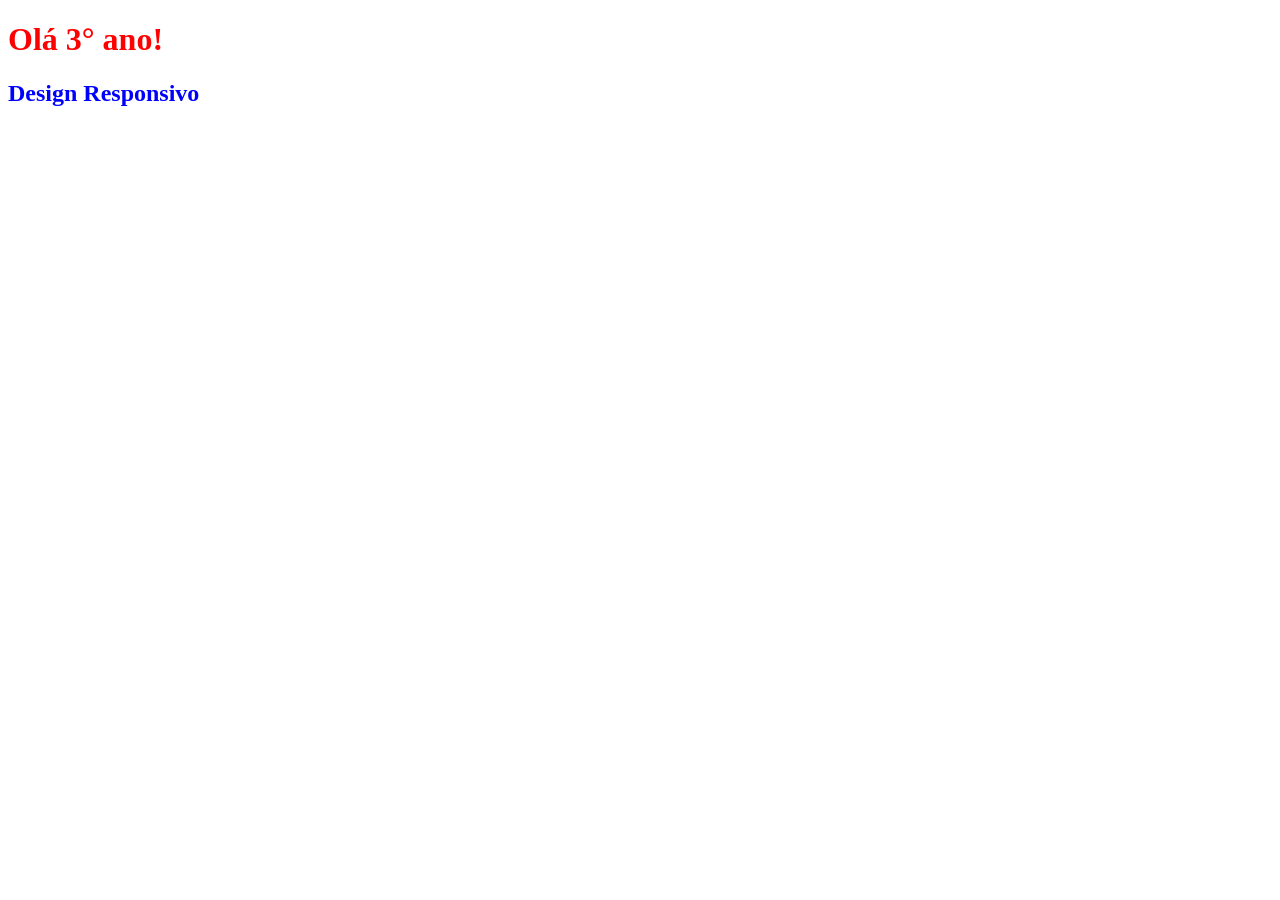
<file: MediaQuery/index.html>
<!DOCTYPE html>
<html lang="en">
<head>
    <meta charset="UTF-8">
    <meta name="viewport" content="width=device-width, initial-scale=1.0">
    <title>Document</title>
    <link rel="stylesheet" href="style.css"/>
</head>
<body>
    <h1>Olá 3° ano!</h1>
    <h2>Design Responsivo</h2>
</body>
</html>
</file>
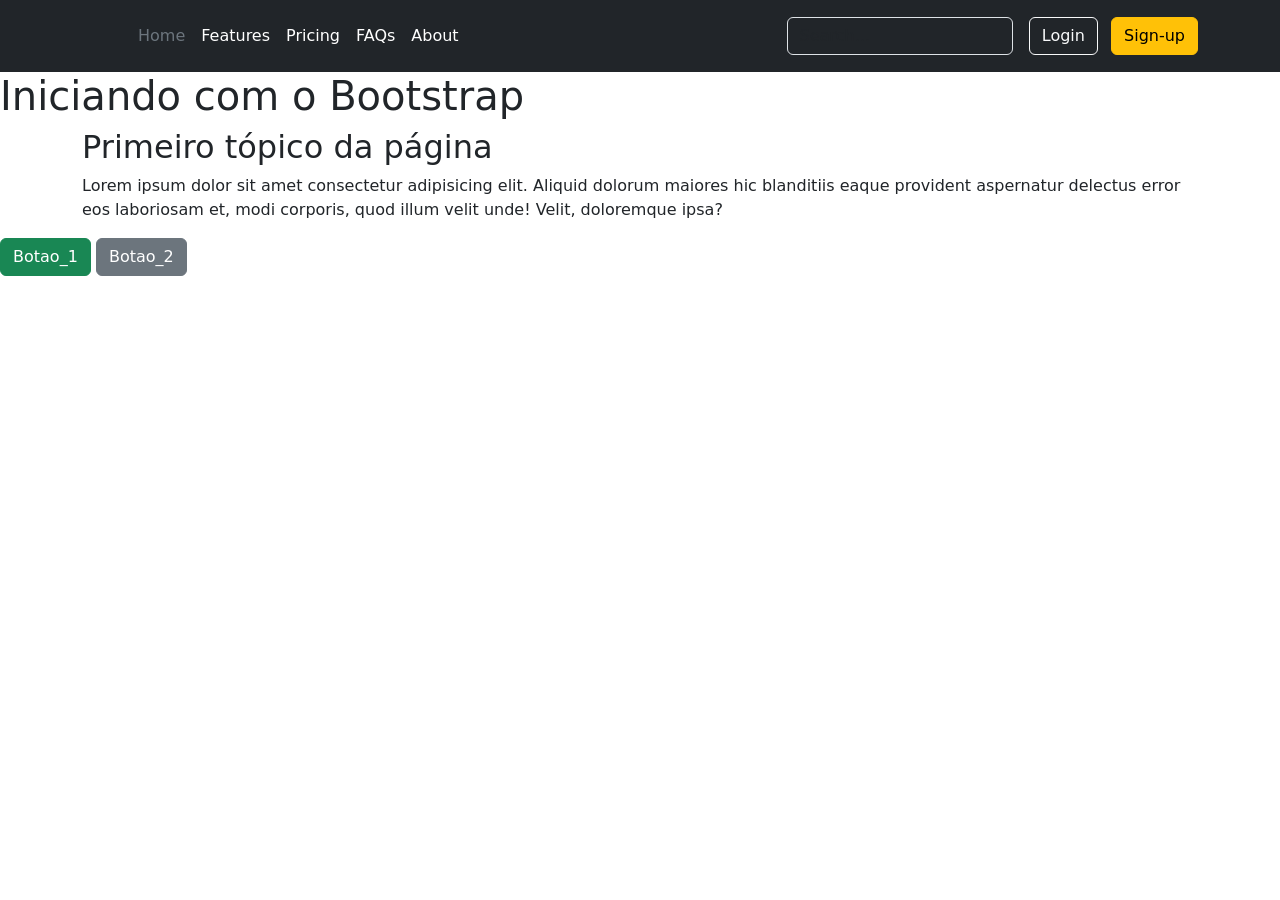
<file: Frameworks/Booststrap/index.html>
<!DOCTYPE html>
<html lang="en">
<head>
    <meta charset="UTF-8">
    <meta name="viewport" content="width=device-width, initial-scale=1.0">
    <link rel="stylesheet" href="https://cdn.jsdelivr.net/npm/bootstrap@5.3.8/dist/css/bootstrap.min.css"/>
    <title>Bootstrap</title>
</head>
<body>
      <div class="b-example-divider"></div>
      <header class="p-3 text-bg-dark">
        <div class="container">
          <div
            class="d-flex flex-wrap align-items-center justify-content-center justify-content-lg-start"
          >
            <a
              href="/"
              class="d-flex align-items-center mb-2 mb-lg-0 text-white text-decoration-none"
            >
              <svg
                class="bi me-2"
                width="40"
                height="32"
                role="img"
                aria-label="Bootstrap"
              >
                <use xlink:href="#bootstrap"></use>
              </svg>
            </a>
            <ul
              class="nav col-12 col-lg-auto me-lg-auto mb-2 justify-content-center mb-md-0"
            >
              <li><a href="#" class="nav-link px-2 text-secondary">Home</a></li>
              <li><a href="#" class="nav-link px-2 text-white">Features</a></li>
              <li><a href="#" class="nav-link px-2 text-white">Pricing</a></li>
              <li><a href="#" class="nav-link px-2 text-white">FAQs</a></li>
              <li><a href="#" class="nav-link px-2 text-white">About</a></li>
            </ul>
            <form class="col-12 col-lg-auto mb-3 mb-lg-0 me-lg-3" role="search">
              <input
                type="search"
                class="form-control form-control-dark text-bg-dark"
                placeholder="Search..."
                aria-label="Search"
              />
            </form>
            <div class="text-end">
              <button type="button" class="btn btn-outline-light me-2">
                Login
              </button>
              <button type="button" class="btn btn-warning">Sign-up</button>
            </div>
          </div>
        </div>
      </header>

    <h1>Iniciando com o Bootstrap</h1>

    <div class="container"> 
        <h2>Primeiro tópico da página</h2>
        <p>Lorem ipsum dolor sit amet consectetur adipisicing elit. Aliquid dolorum maiores hic blanditiis eaque provident aspernatur delectus error eos laboriosam et, modi corporis, quod illum velit unde! Velit, doloremque ipsa?</p> 
    </div>

         <button type="button" class="btn btn-success">Botao_1</button>
    <button type="button" class="btn btn-secondary">Botao_2</button>
    <script src="https://cdn.jsdelivr.net/npm/bootstrap@5.3.8/dist/js/bootstrap.bundle.min.js"></script>
</body>
</html>
</file>
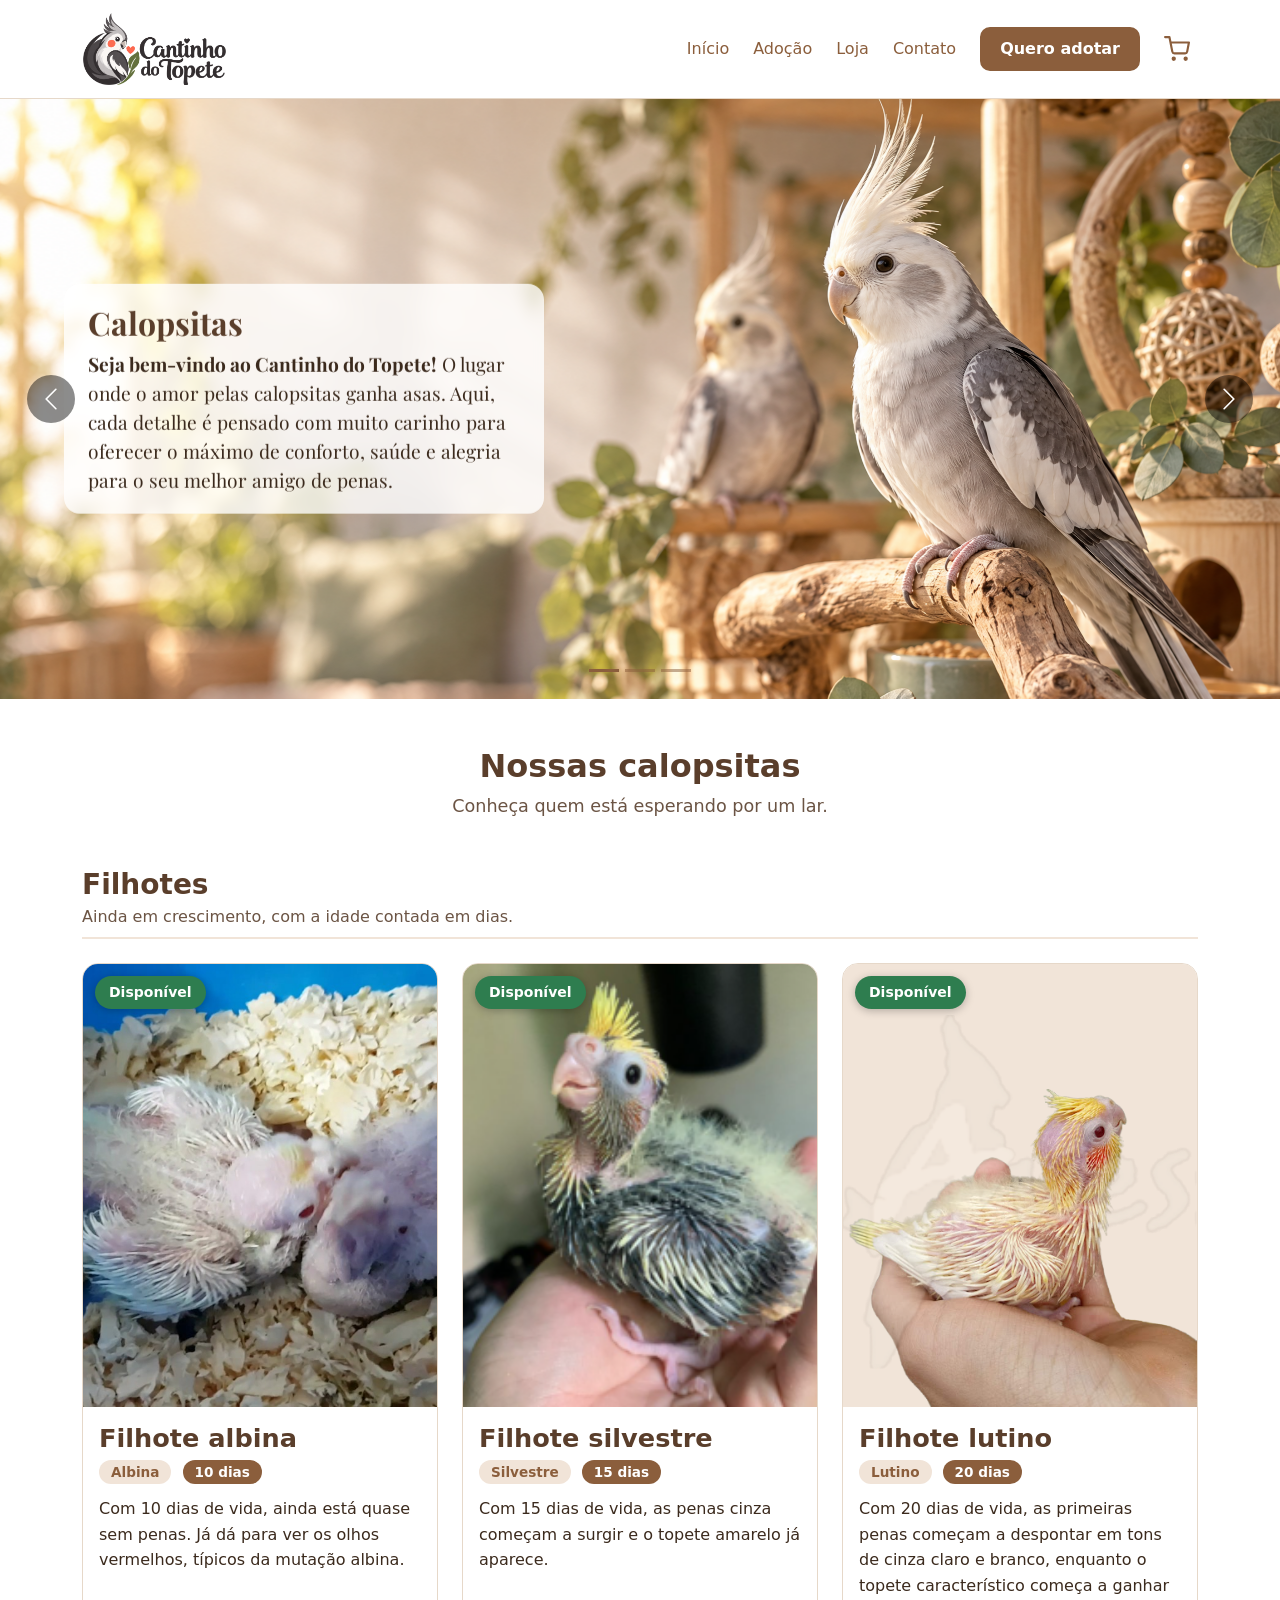
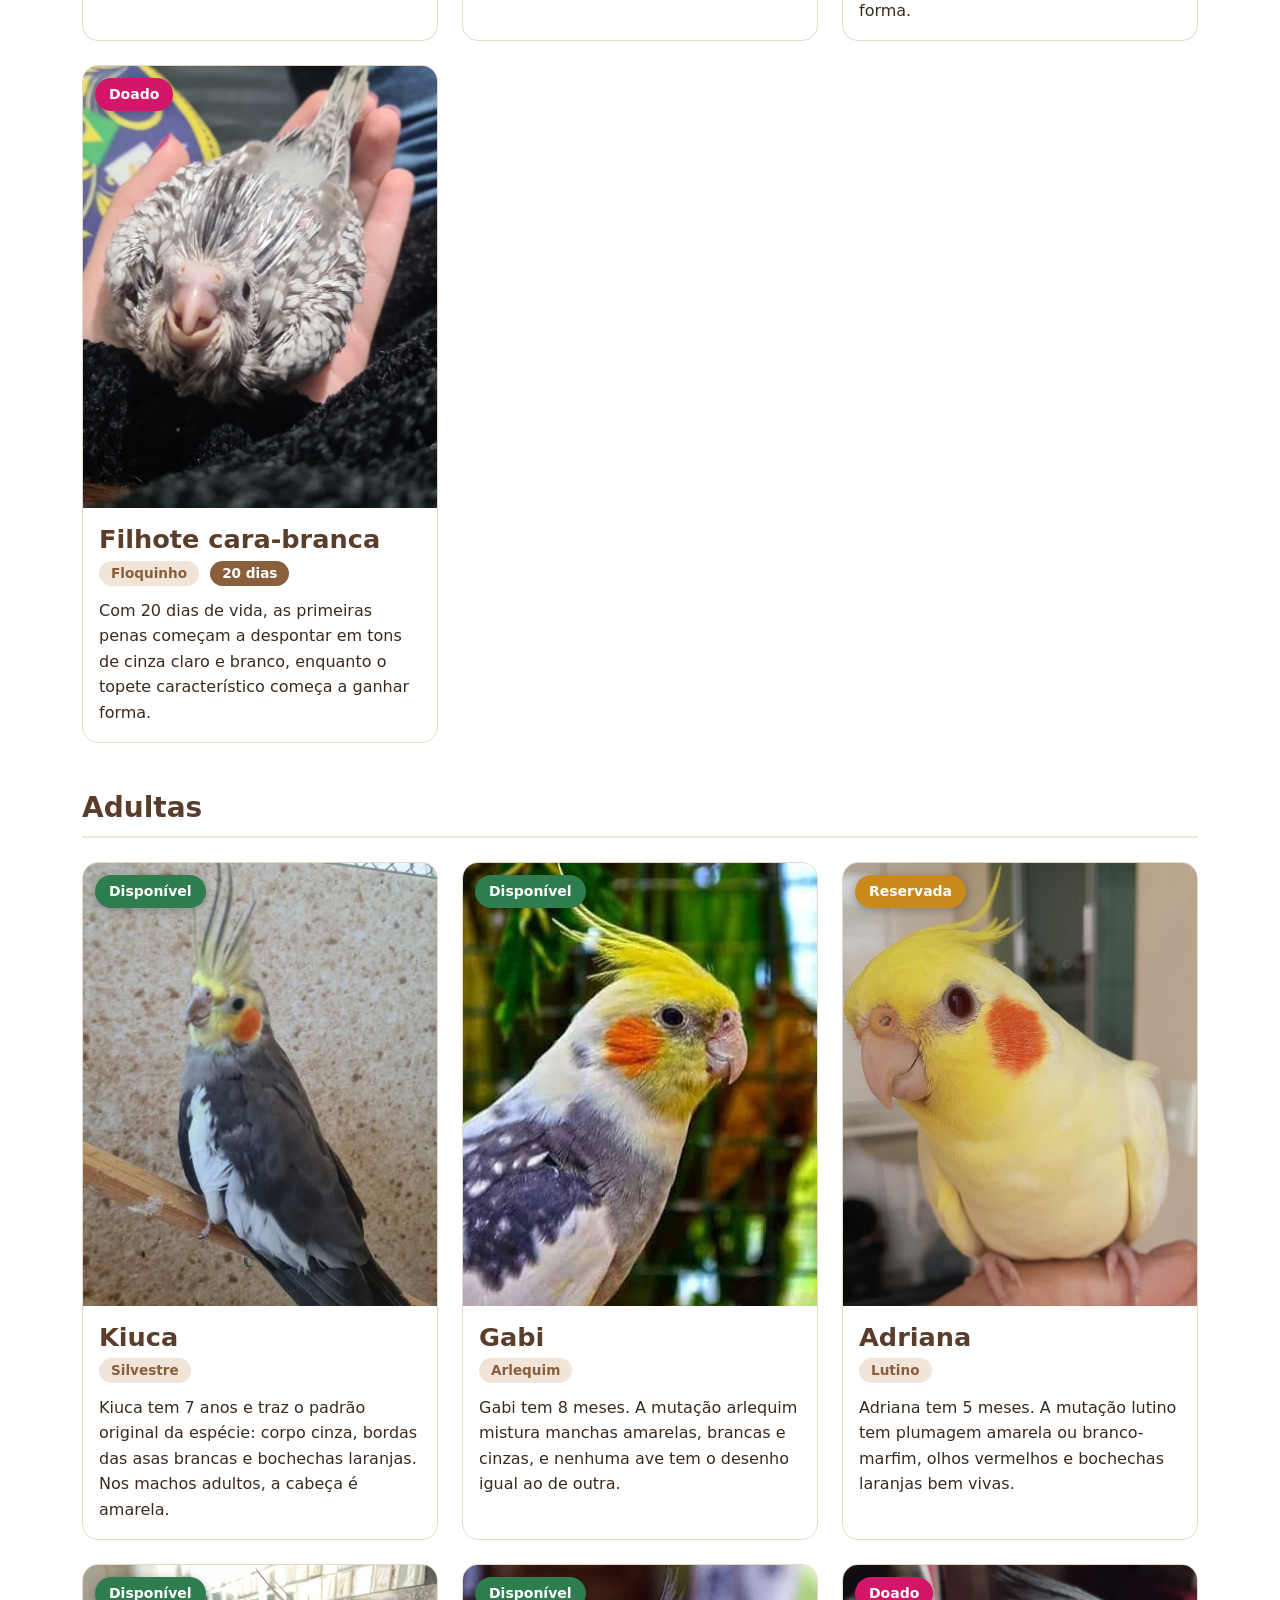
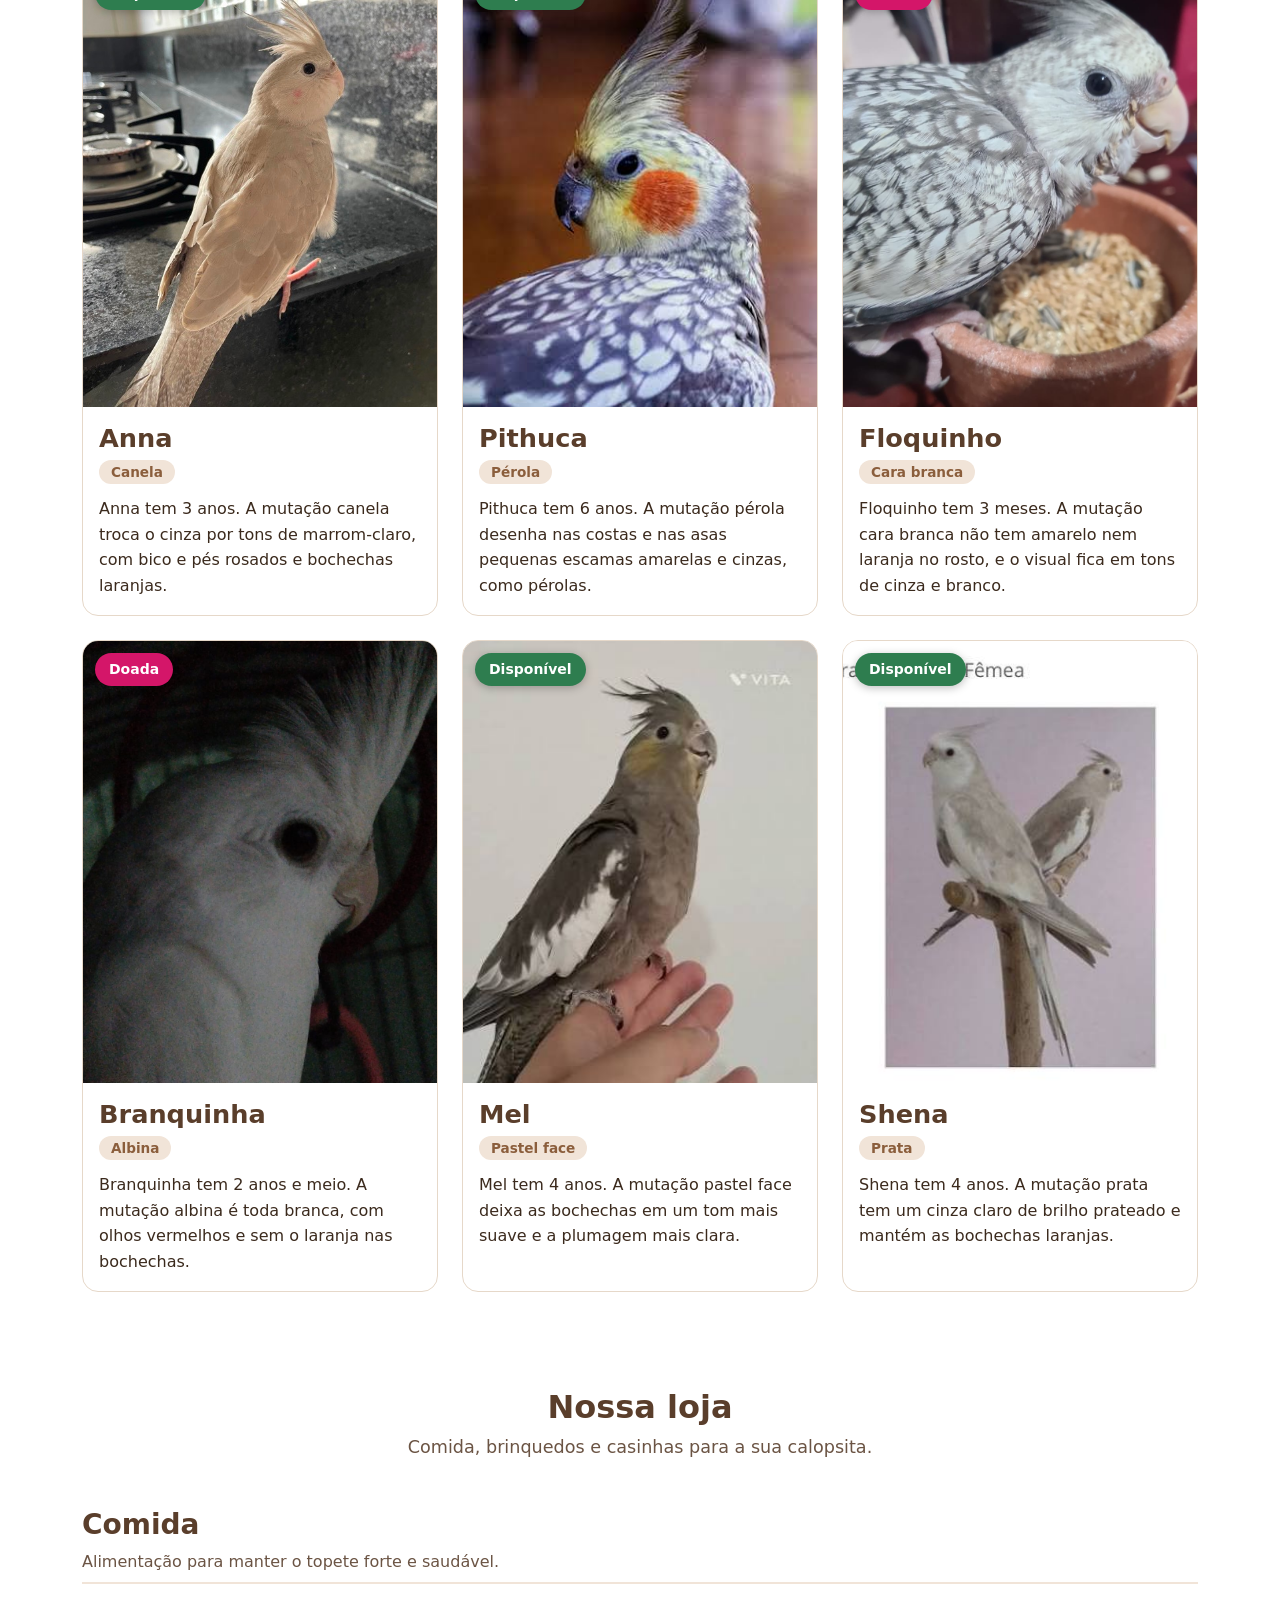
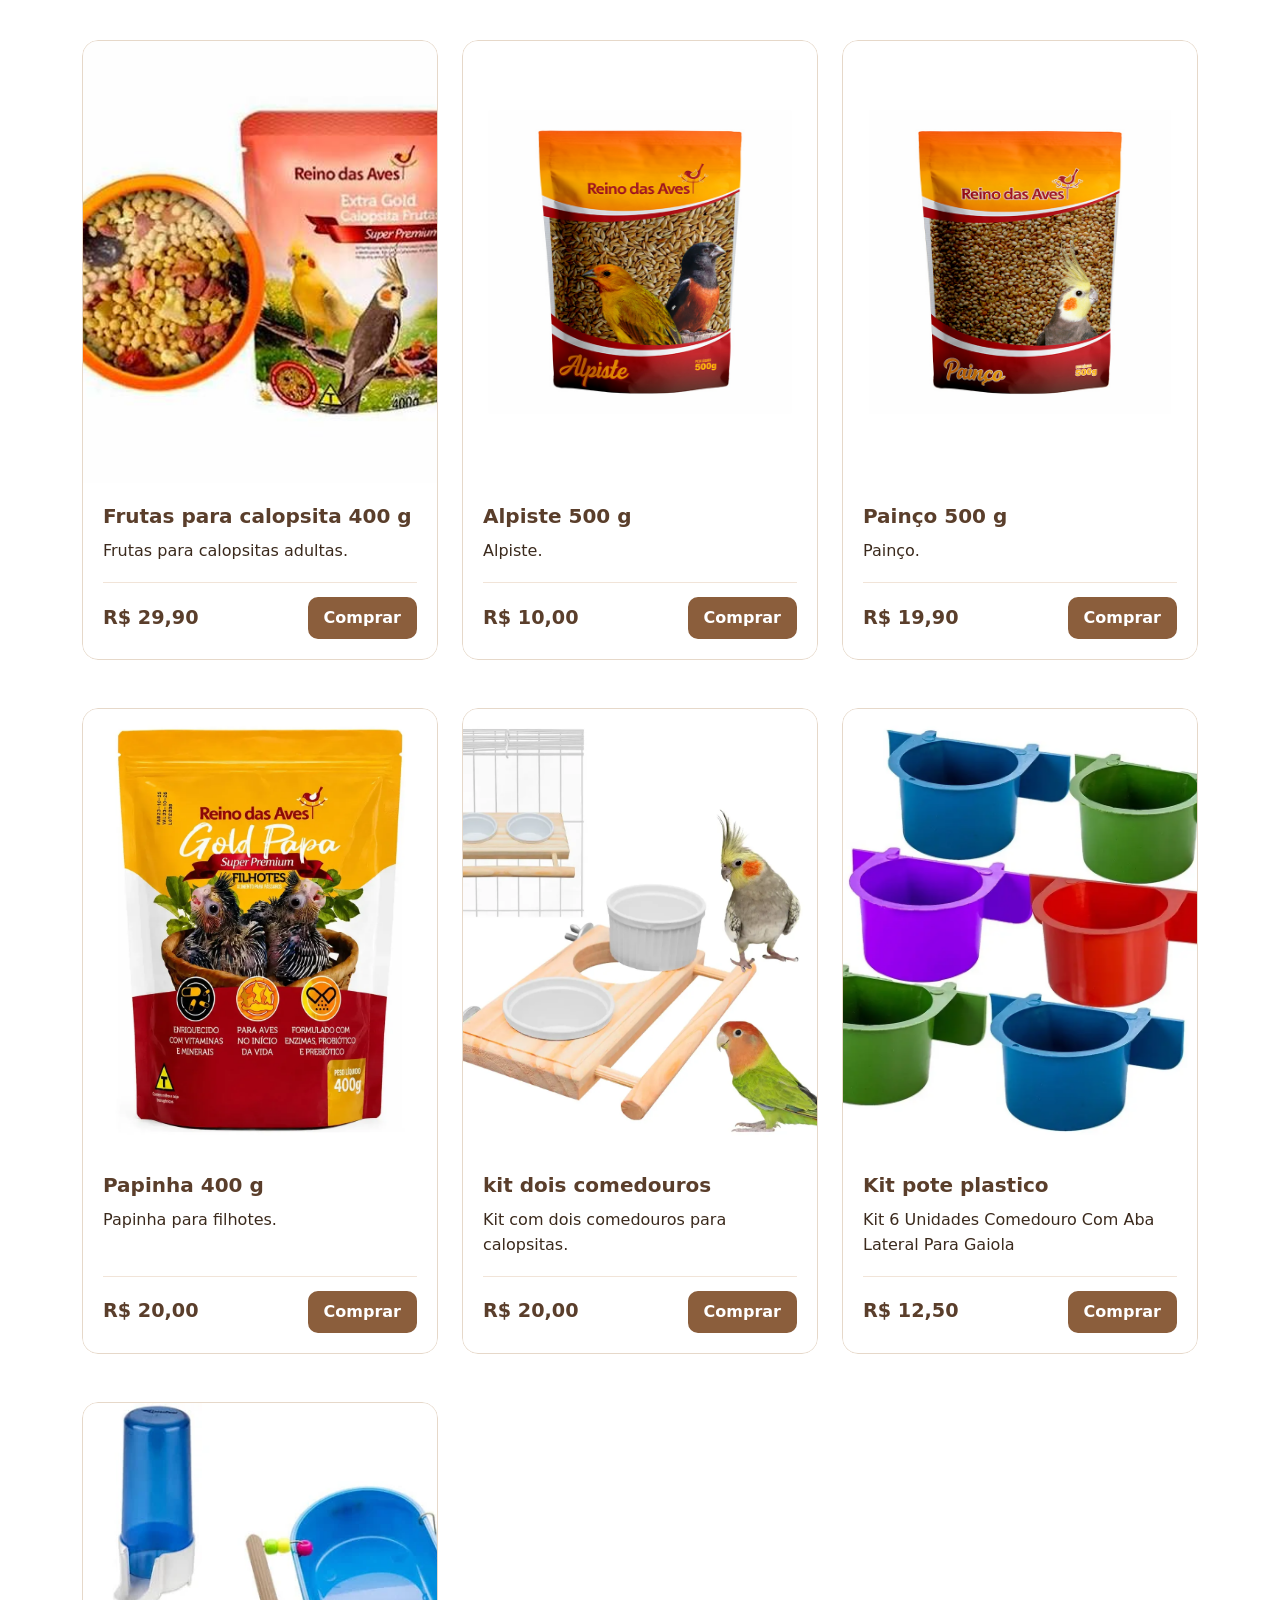
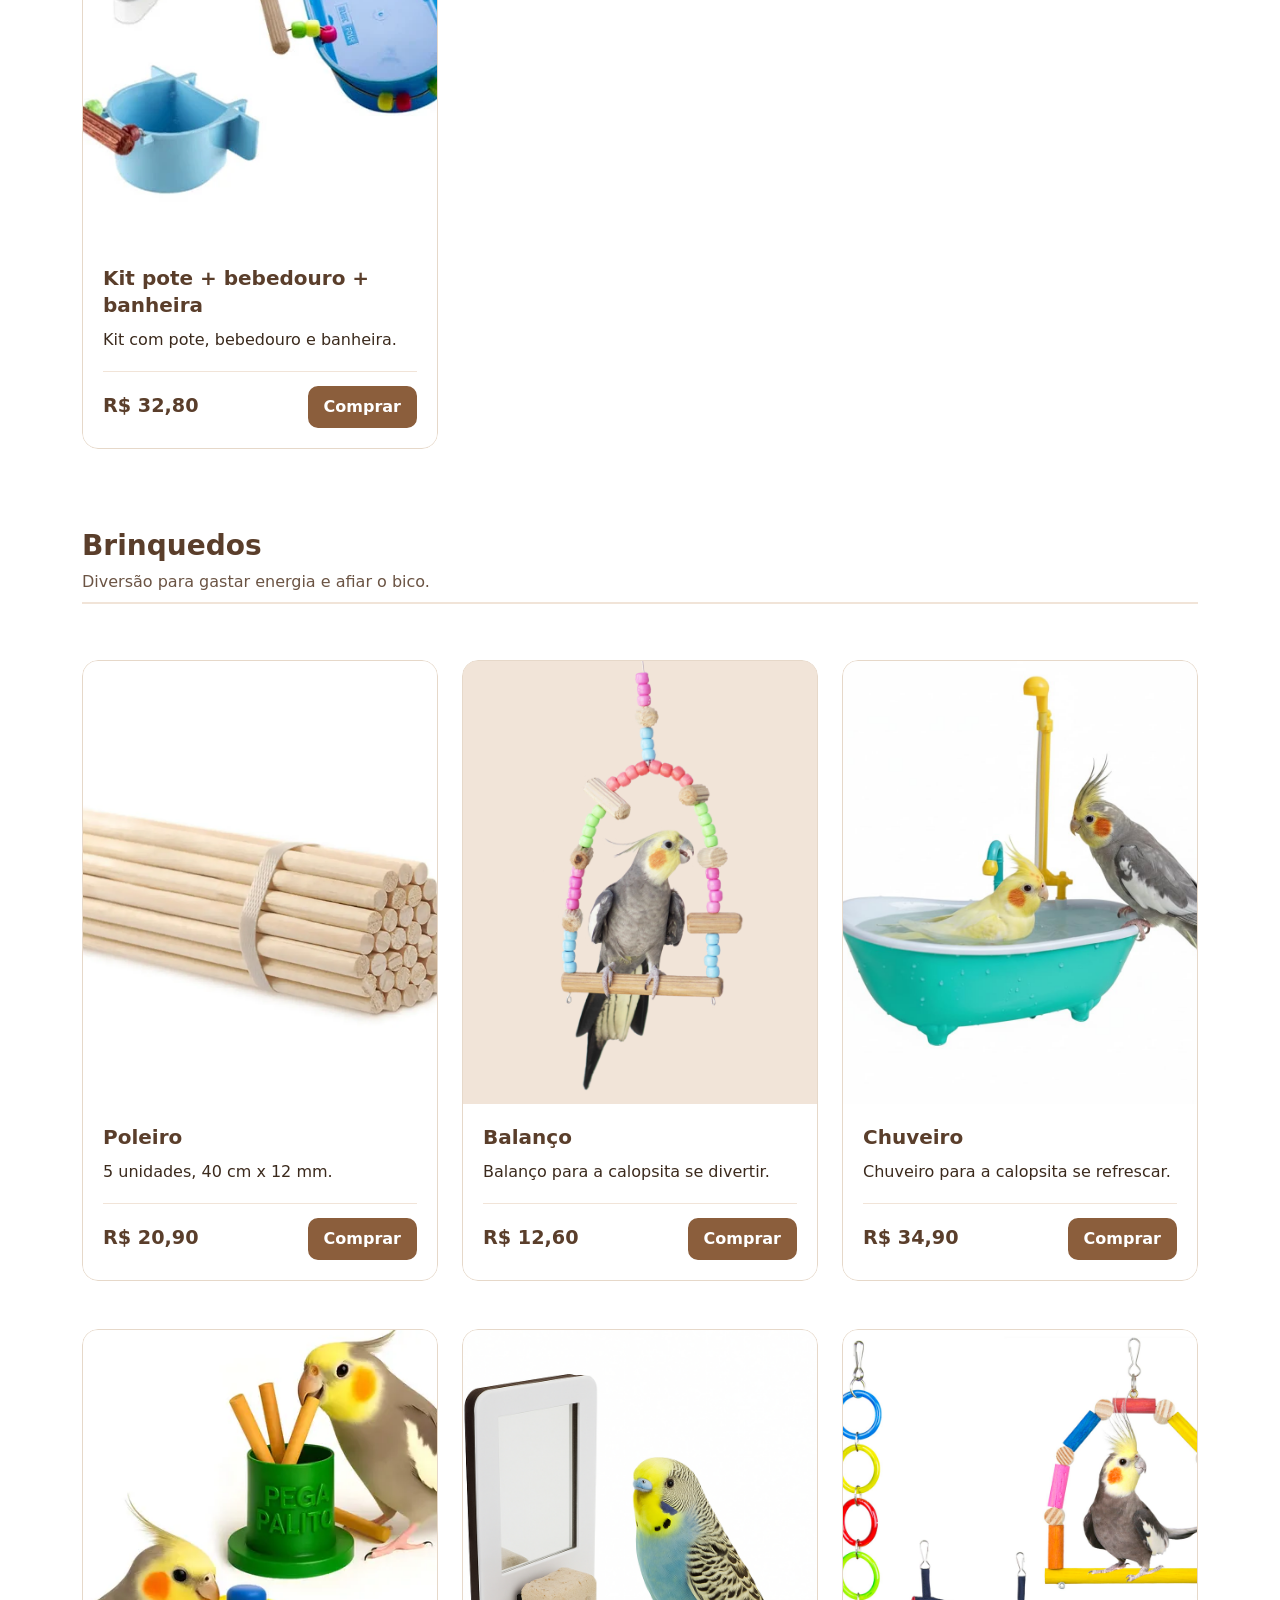
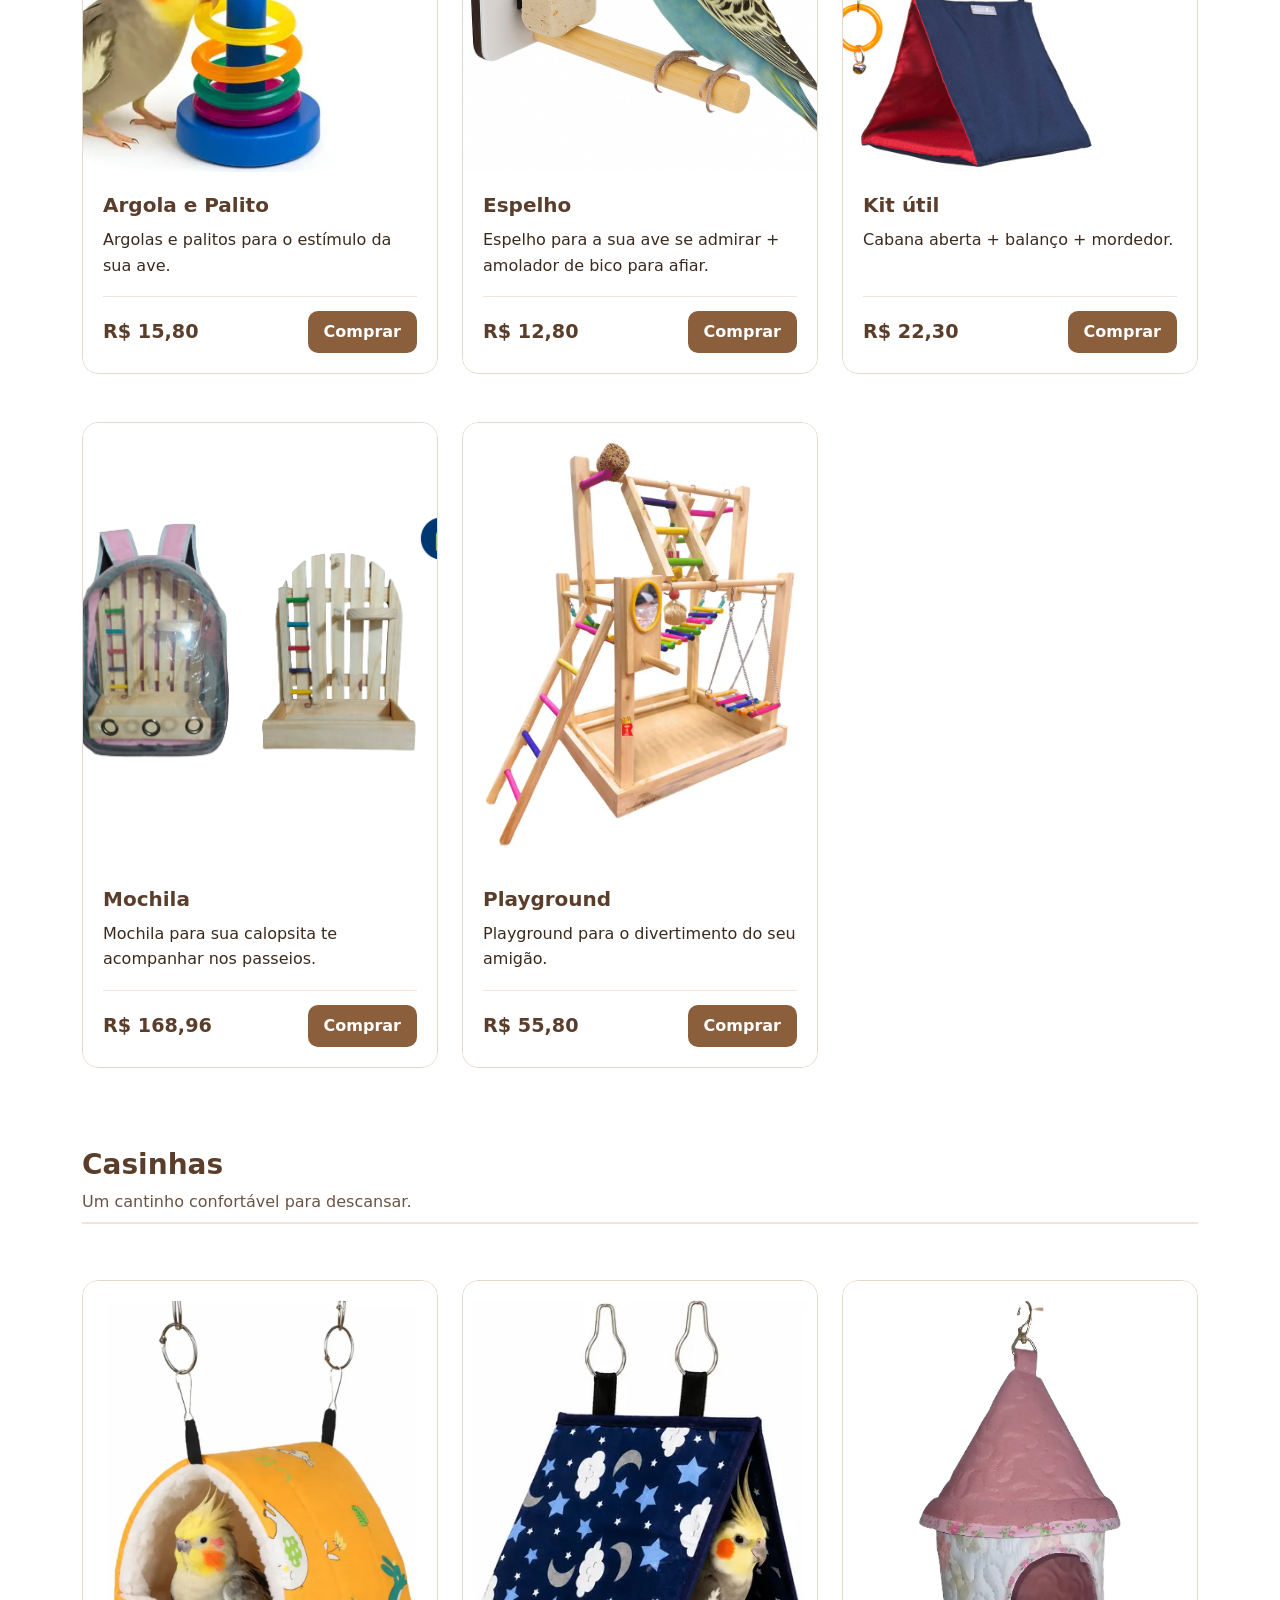
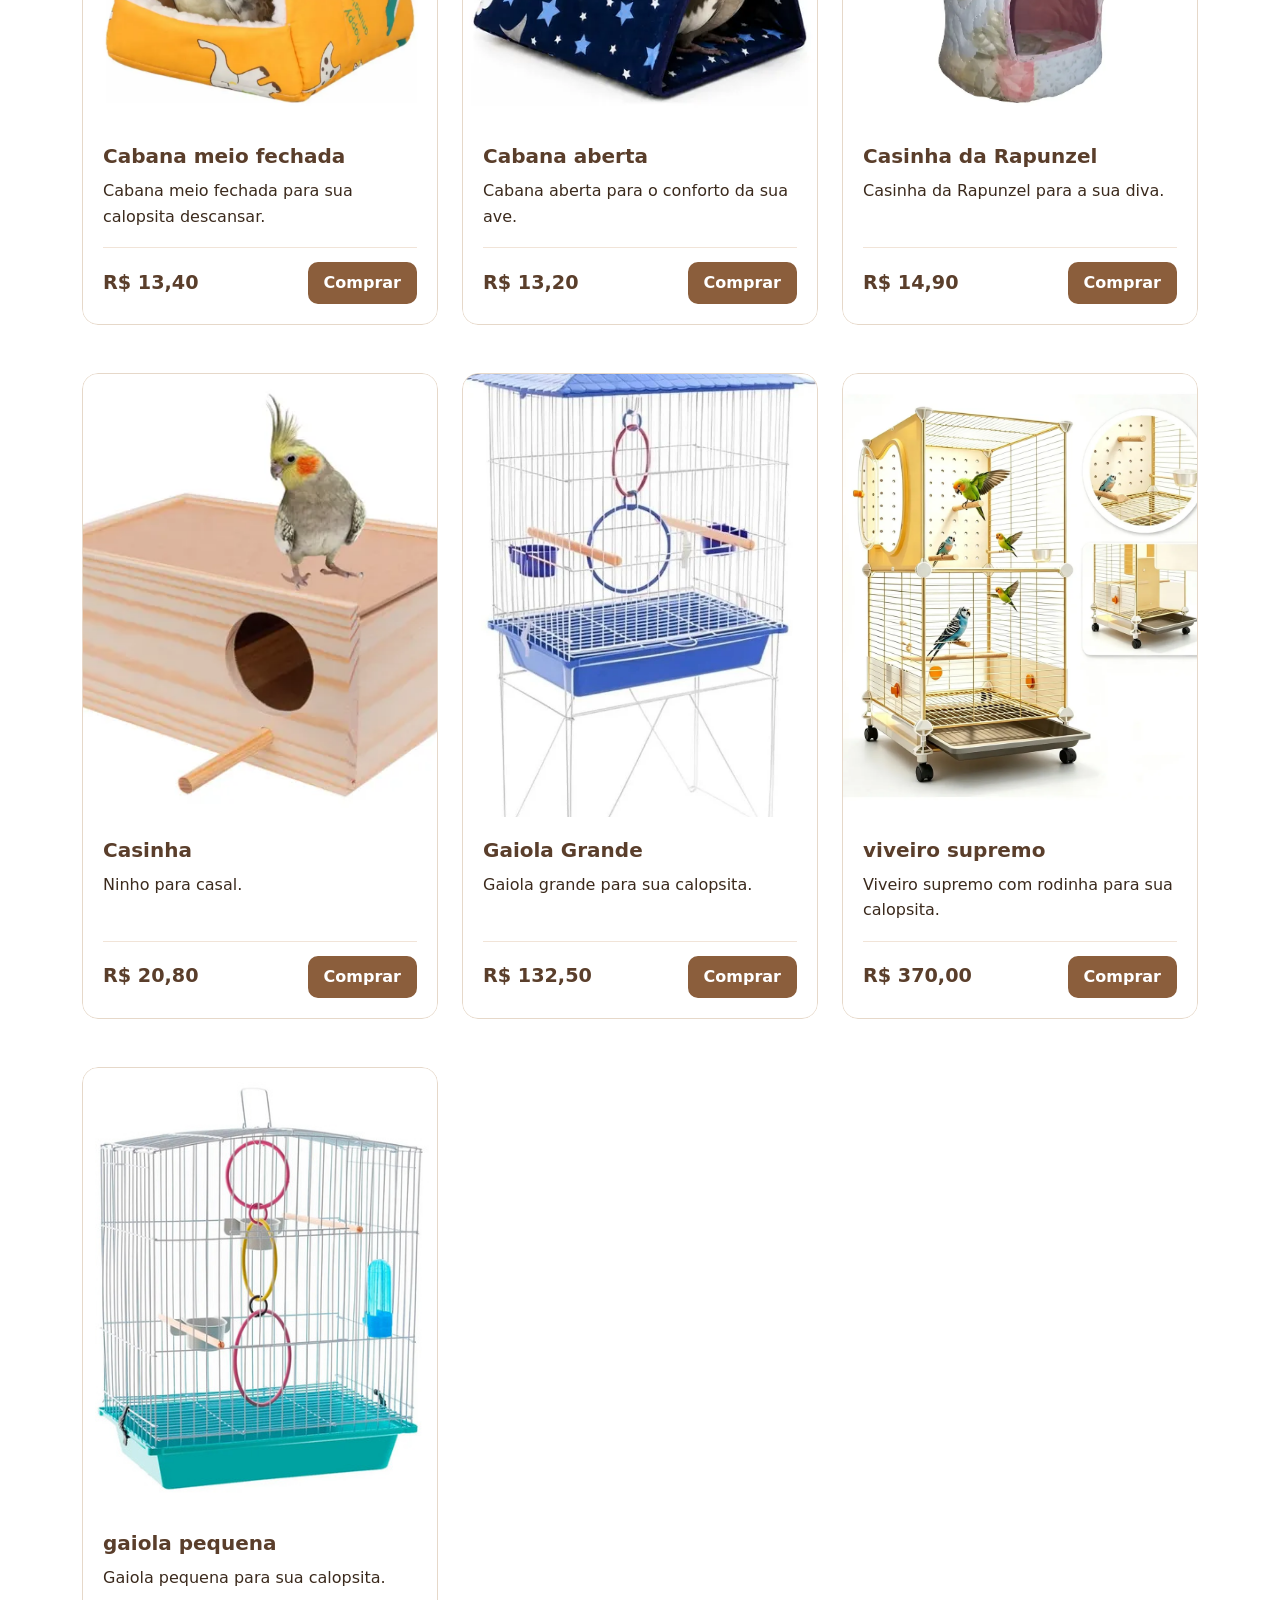
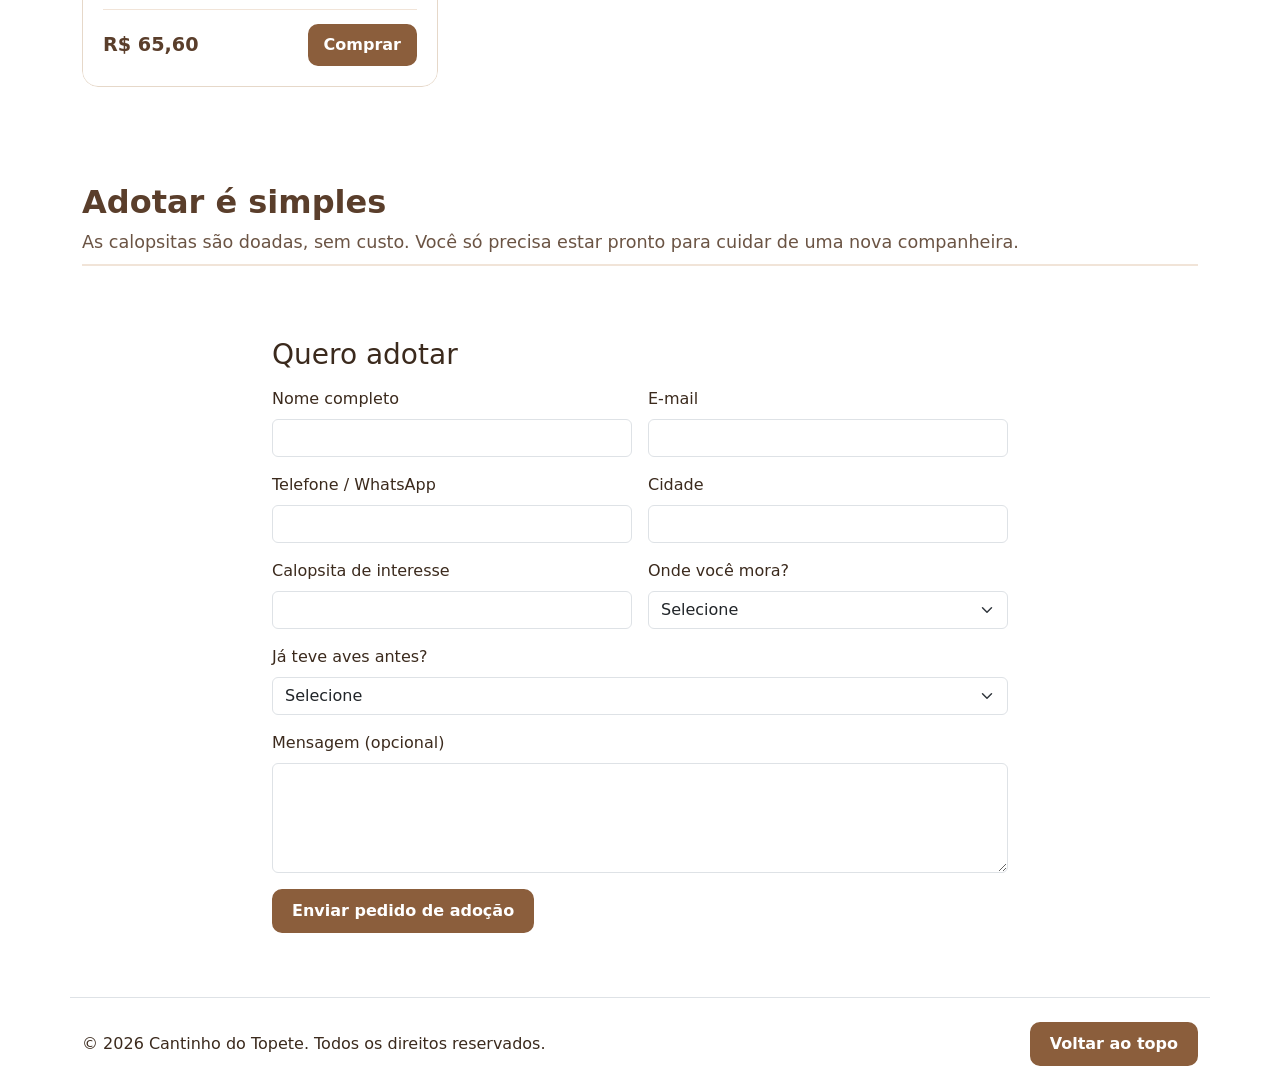
<file: Frameworks/Catalogo_Produtos/index.html>
<!DOCTYPE html>
<html lang="pt-BR">

<head>
    <meta charset="UTF-8">
    <meta name="viewport" content="width=device-width, initial-scale=1.0">

    <link rel="stylesheet" href="https://cdn.jsdelivr.net/npm/bootstrap@5.3.8/dist/css/bootstrap.min.css">
    <link rel="preconnect" href="https://fonts.googleapis.com">
    <link rel="preconnect" href="https://fonts.gstatic.com" crossorigin>
    <link href="https://fonts.googleapis.com/css2?family=Playfair+Display:wght@400;700&display=swap" rel="stylesheet">
    <link rel="stylesheet" href="style.css">

    <title>Cantinho do Topete</title>
</head>

<body>
    <header class="site-header sticky-top">
        <nav class="navbar navbar-expand-lg" aria-label="Navegação principal">
            <div class="container">
                <a class="navbar-brand" href="#inicio">
                    <img src="imagem/logo_cantinho_do_topete.png" alt="Logo Cantinho do Topete" class="site-logo">
                </a>

                <a class="nav-cart ms-auto ms-lg-3 me-2 me-lg-0 order-lg-last" href="carrinho.html"
                    aria-label="Abrir carrinho">
                    <svg xmlns="http://www.w3.org/2000/svg" width="26" height="26" viewBox="0 0 24 24" fill="none"
                        stroke="currentColor" stroke-width="2" stroke-linecap="round" stroke-linejoin="round"
                        aria-hidden="true">
                        <circle cx="9" cy="21" r="1"></circle>
                        <circle cx="20" cy="21" r="1"></circle>
                        <path d="M1 1h4l2.68 13.39a2 2 0 0 0 2 1.61h9.72a2 2 0 0 0 2-1.61L23 6H6"></path>
                    </svg>
                    <span id="cart-count" class="cart-badge" hidden>0</span>
                </a>

                <button class="navbar-toggler" type="button" data-bs-toggle="collapse" data-bs-target="#menu"
                    aria-controls="menu" aria-expanded="false" aria-label="Abrir menu">
                    <span class="navbar-toggler-icon"></span>
                </button>

                <div class="collapse navbar-collapse" id="menu">
                    <ul class="navbar-nav ms-auto align-items-lg-center gap-lg-2" id="nav-links">
                        <li class="nav-item"><a class="nav-link" href="#inicio">Início</a></li>
                        <li class="nav-item"><a class="nav-link" href="#calopsitas">Adoção</a></li>
                        <li class="nav-item"><a class="nav-link" href="#loja">Loja</a></li>
                        <li class="nav-item"><a class="nav-link" href="#contato">Contato</a></li>
                    </ul>
                    <a class="btn btn-topete ms-lg-3 mt-2 mt-lg-0" href="#formulario-adocao">Quero adotar</a>
                </div>
            </div>
        </nav>
    </header>

    <main>

        <!-- Seção inicial: banner e apresentação -->
        <section id="inicio" aria-label="Apresentação do Cantinho do Topete">
            <div id="myCarousel" class="carousel slide" data-bs-ride="carousel">

                <div class="carousel-indicators">
                    <button type="button" data-bs-target="#myCarousel" data-bs-slide-to="0" class="active"
                        aria-current="true" aria-label="Slide 1"></button>
                    <button type="button" data-bs-target="#myCarousel" data-bs-slide-to="1"
                        aria-label="Slide 2"></button>
                    <button type="button" data-bs-target="#myCarousel" data-bs-slide-to="2"
                        aria-label="Slide 3"></button>
                </div>

                <div class="carousel-inner">

                    <!-- Slide 1: boas-vindas -->
                    <div class="carousel-item active">
                        <img src="imagem/banner_cantinho_do_topete.png"
                            class="d-block w-100 banner-img banner-foco-direita" alt="Banner do Cantinho do Topete">

                        <div class="carousel-caption banner-caption banner-esquerda">
                            <h1 class="banner-titulo">Calopsitas</h1>
                            <p class="banner-texto">
                                <strong>Seja bem-vindo ao Cantinho do Topete!</strong> O lugar onde o amor pelas
                                calopsitas ganha asas. Aqui, cada detalhe é pensado com muito carinho para oferecer o
                                máximo de conforto, saúde e alegria para o seu melhor amigo de penas.
                            </p>
                        </div>
                    </div>

                    <!-- Slide 2: brinquedos -->
                    <div class="carousel-item">
                        <img src="imagem/banner_calopsitas_2_novo_com_brinquedos.png" class="d-block w-100 banner-img"
                            alt="Brinquedos e diversão para calopsitas">

                        <div class="carousel-caption banner-caption banner-direita">
                            <h2 class="banner-titulo">Brinquedos e Diversão</h2>
                            <p class="banner-texto">
                                Xô, tédio! Brinquedos e diversão para sua calopsita.
                                Garanta o bem-estar do seu amiguinho com acessórios seguros para ele gastar energia,
                                afiar o bico e se divertir no Cantinho do Topete.
                            </p>
                        </div>
                    </div>

                    <!-- Slide 3: alimentação -->
                    <div class="carousel-item">
                        <img src="imagem/banner_calopsitas_1_alimentacao_saudavel.png"
                            class="d-block w-100 banner-img banner-foco-direita"
                            alt="Alimentação saudável para calopsitas">

                        <div class="carousel-caption banner-caption banner-esquerda">
                            <h2 class="banner-titulo">Alimentação Saudável</h2>
                            <p class="banner-texto">
                                A melhor nutrição para a sua ave.
                                Rações extrusadas premium e sementes selecionadas. Tudo para manter o topete do seu
                                companheiro forte, saudável e cheio de energia!
                            </p>
                        </div>
                    </div>

                </div>

                <button class="carousel-control-prev" type="button" data-bs-target="#myCarousel" data-bs-slide="prev">
                    <span class="carousel-control-prev-icon" aria-hidden="true"></span>
                    <span class="visually-hidden">Anterior</span>
                </button>

                <button class="carousel-control-next" type="button" data-bs-target="#myCarousel" data-bs-slide="next">
                    <span class="carousel-control-next-icon" aria-hidden="true"></span>
                    <span class="visually-hidden">Próximo</span>
                </button>
            </div>
        </section>

        <!-- Seção: nossas calopsitas -->
        <section id="calopsitas" class="container py-5" aria-labelledby="t-calopsitas">
            <div class="text-center mb-5">
                <h2 id="t-calopsitas" class="section-title">Nossas calopsitas</h2>
                <p class="section-lead">Conheça quem está esperando por um lar.</p>
            </div>

            <div class="grupo-titulo">
                <h3 id="t-filhotes">Filhotes</h3>
                <p>Ainda em crescimento, com a idade contada em dias.</p>
            </div>

            <div class="row row-cols-1 row-cols-md-2 row-cols-lg-3 g-4 mb-5">
                <div class="col">
                    <article class="card calopsita-card h-100" id="filhote-albina">
                        <div class="calopsita-foto">
                            <img src="imagem/albina_10%20dias.jpg" alt="Filhote de calopsita albina com 10 dias"
                                loading="lazy" style="object-position: 58% 50%;">
                            <span class="status-badge status-disponivel">Disponível</span>
                        </div>
                        <div class="card-body">
                            <h4 class="calopsita-nome">Filhote albina</h4>
                            <span class="calopsita-tipo">Albina</span>
                            <span class="calopsita-idade">10 dias</span>
                            <p class="calopsita-texto">Com 10 dias de vida, ainda está quase sem penas. Já dá para ver
                                os olhos vermelhos, típicos da mutação albina.</p>
                        </div>
                    </article>
                </div>

                <div class="col">
                    <article class="card calopsita-card h-100" id="filhote-silvestre">
                        <div class="calopsita-foto">
                            <img src="imagem/silvestre_15dias.png" alt="Filhote de calopsita silvestre com 15 dias"
                                loading="lazy">
                            <span class="status-badge status-disponivel">Disponível</span>
                        </div>
                        <div class="card-body">
                            <h4 class="calopsita-nome">Filhote silvestre</h4>
                            <span class="calopsita-tipo">Silvestre</span>
                            <span class="calopsita-idade">15 dias</span>
                            <p class="calopsita-texto">Com 15 dias de vida, as penas cinza começam a surgir e o topete
                                amarelo já aparece.</p>
                        </div>
                    </article>
                </div>

                <div class="col">
                    <article class="card calopsita-card h-100" id="filhote-lutino">
                        <div class="calopsita-foto">
                            <img src="imagem/lutino_20dias.png" alt="Filhote de calopsita lutino com 20 dias"
                                loading="lazy">
                            <span class="status-badge status-disponivel">Disponível</span>
                        </div>
                        <div class="card-body">
                            <h4 class="calopsita-nome">Filhote lutino</h4>
                            <span class="calopsita-tipo">Lutino</span>
                            <span class="calopsita-idade">20 dias</span>
                            <p class="calopsita-texto">Com 20 dias de vida, as primeiras penas começam a despontar em tons de cinza claro e branco, enquanto o topete característico começa a ganhar forma. </p>
                        </div>
                    </article>
                </div>

                
                <div class="col">
                    <article class="card calopsita-card h-100" id="filhote-cara-branca">
                        <div class="calopsita-foto">
                            <img src="imagem/floquinho_bebe.jpeg" alt="Filhote de calopsita cara-branca com 20 dias"
                                loading="lazy">
                            <span class="status-badge status-adotada">Doado</span>
                        </div>
                        <div class="card-body">
                            <h4 class="calopsita-nome">Filhote cara-branca</h4>
                            <span class="calopsita-tipo">Floquinho</span>
                            <span class="calopsita-idade">20 dias</span>
                            <p class="calopsita-texto">Com 20 dias de vida, as primeiras penas começam a despontar em tons de cinza claro e branco, enquanto o topete característico começa a ganhar forma.</p>
                        </div>
                    </article>
                </div>
            </div>

            <div class="grupo-titulo">
                <h3 id="t-adultas">Adultas</h3>
            </div>

            <div class="row row-cols-1 row-cols-md-2 row-cols-lg-3 g-4">
                <div class="col">
                    <article class="card calopsita-card h-100" id="kiuca">
                        <div class="calopsita-foto">
                            <img src="imagem/cinza_silvestre.jpg" alt="Kiuca, calopsita silvestre" loading="lazy">
                            <span class="status-badge status-disponivel">Disponível</span>
                        </div>
                        <div class="card-body">
                            <h4 class="calopsita-nome">Kiuca</h4>
                            <span class="calopsita-tipo">Silvestre</span>
                            <p class="calopsita-texto">Kiuca tem 7 anos e traz o padrão original da espécie: corpo
                                cinza, bordas das asas brancas e bochechas laranjas. Nos machos adultos, a cabeça é
                                amarela.</p>
                        </div>
                    </article>
                </div>

                <div class="col">
                    <article class="card calopsita-card h-100" id="gabi">
                        <div class="calopsita-foto">
                            <img src="imagem/arlequim.jpg" alt="Gabi, calopsita arlequim" loading="lazy">
                            <span class="status-badge status-disponivel">Disponível</span>
                        </div>
                        <div class="card-body">
                            <h4 class="calopsita-nome">Gabi</h4>
                            <span class="calopsita-tipo">Arlequim</span>
                            <p class="calopsita-texto">Gabi tem 8 meses. A mutação arlequim mistura manchas amarelas,
                                brancas e cinzas, e nenhuma ave tem o desenho igual ao de outra.</p>
                        </div>
                    </article>
                </div>

                <div class="col">
                    <article class="card calopsita-card h-100" id="adriana">
                        <div class="calopsita-foto">
                            <img src="imagem/lutino.jpg" alt="Adriana, calopsita lutino" loading="lazy">
                            <span class="status-badge status-reservada">Reservada</span>
                        </div>
                        <div class="card-body">
                            <h4 class="calopsita-nome">Adriana</h4>
                            <span class="calopsita-tipo">Lutino</span>
                            <p class="calopsita-texto">Adriana tem 5 meses. A mutação lutino tem plumagem amarela ou
                                branco-marfim, olhos vermelhos e bochechas laranjas bem vivas.</p>
                        </div>
                    </article>
                </div>

                <div class="col">
                    <article class="card calopsita-card h-100" id="anna">
                        <div class="calopsita-foto">
                            <img src="imagem/canela.jpeg" alt="Anna, calopsita canela" loading="lazy">
                            <span class="status-badge status-disponivel">Disponível</span>
                        </div>
                        <div class="card-body">
                            <h4 class="calopsita-nome">Anna</h4>
                            <span class="calopsita-tipo">Canela</span>
                            <p class="calopsita-texto">Anna tem 3 anos. A mutação canela troca o cinza por tons de
                                marrom-claro, com bico e pés rosados e bochechas laranjas.</p>
                        </div>
                    </article>
                </div>

                <div class="col">
                    <article class="card calopsita-card h-100" id="pithuca">
                        <div class="calopsita-foto">
                            <img src="imagem/perola.jpg" alt="Pithuca, calopsita pérola" loading="lazy">
                            <span class="status-badge status-disponivel">Disponível</span>
                        </div>
                        <div class="card-body">
                            <h4 class="calopsita-nome">Pithuca</h4>
                            <span class="calopsita-tipo">Pérola</span>
                            <p class="calopsita-texto">Pithuca tem 6 anos. A mutação pérola desenha nas costas e nas
                                asas pequenas escamas amarelas e cinzas, como pérolas.</p>
                        </div>
                    </article>
                </div>

                <div class="col">
                    <article class="card calopsita-card h-100" id="floquinho">
                        <div class="calopsita-foto">
                            <img src="imagem/Floquinho.jpeg" alt="Floquinho, calopsita cara branca" loading="lazy">
                            <span class="status-badge status-adotada">Doado</span>
                        </div>
                        <div class="card-body">
                            <h4 class="calopsita-nome">Floquinho</h4>
                            <span class="calopsita-tipo">Cara branca</span>
                            <p class="calopsita-texto">Floquinho tem 3 meses. A mutação cara branca não tem amarelo nem
                                laranja no rosto, e o visual fica em tons de cinza e branco.</p>
                        </div>
                    </article>
                </div>

                <div class="col">
                    <article class="card calopsita-card h-100" id="branquinha">
                        <div class="calopsita-foto">
                            <img src="imagem/branquinha2.jpeg" alt="Branquinha, calopsita albina" loading="lazy">
                            <span class="status-badge status-adotada">Doada</span>
                        </div>
                        <div class="card-body">
                            <h4 class="calopsita-nome">Branquinha</h4>
                            <span class="calopsita-tipo">Albina</span>
                            <p class="calopsita-texto">Branquinha tem 2 anos e meio. A mutação albina é toda branca, com
                                olhos
                                vermelhos e sem o laranja nas bochechas.</p>
                        </div>
                    </article>
                </div>

                <div class="col">
                    <article class="card calopsita-card h-100" id="mel">
                        <div class="calopsita-foto">
                            <img src="imagem/pastel_face.jpg" alt="Mel, calopsita pastel face" loading="lazy">
                            <span class="status-badge status-disponivel">Disponível</span>
                        </div>
                        <div class="card-body">
                            <h4 class="calopsita-nome">Mel</h4>
                            <span class="calopsita-tipo">Pastel face</span>
                            <p class="calopsita-texto">Mel tem 4 anos. A mutação pastel face deixa as bochechas em um
                                tom mais suave e a plumagem mais clara.</p>
                        </div>
                    </article>
                </div>

                <div class="col">
                    <article class="card calopsita-card h-100" id="shena">
                        <div class="calopsita-foto">
                            <img src="imagem/prata.jpg" alt="Shena, calopsita prata" loading="lazy">
                            <span class="status-badge status-disponivel">Disponível</span>
                        </div>
                        <div class="card-body">
                            <h4 class="calopsita-nome">Shena</h4>
                            <span class="calopsita-tipo">Prata</span>
                            <p class="calopsita-texto">Shena tem 4 anos. A mutação prata tem um cinza claro de brilho
                                prateado e mantém as bochechas laranjas.</p>
                        </div>
                    </article>
                </div>
            </div>
        </section>

        <!-- Seção: loja -->
        <section id="loja" class="loja-secao py-5" aria-labelledby="t-loja">
            <div class="container">
                <div class="text-center mb-5">
                    <h2 id="t-loja" class="section-title">Nossa loja</h2>
                    <p class="section-lead">Comida, brinquedos e casinhas para a sua calopsita.</p>
                </div>

                <div id="loja-produtos"></div>
            </div>
        </section>


        <!-- Seção: como adotar -->
        <section id="como-adotar" class="section bg-white" aria-labelledby="t-como">
            <div class="container py-5">
                <div class="row g-4 g-lg-5">
                    <div class="col-12">
                        <div class="grupo-titulo">
                            <h2 id="t-como" class="section-title">Adotar é simples</h2>
                            <p class="section-lead">
                                As calopsitas são doadas, sem custo. Você só precisa estar pronto
                                para cuidar de uma nova companheira.
                            </p>
                        </div>
                    </div>
                </div>

                <!-- Formulário de adoção -->
                <div class="row justify-content-center mt-5" id="formulario-adocao">
                    <div class="col-lg-8">
                        <h3 class="mb-3">Quero adotar</h3>
                        <form id="form-adocao" action="https://formsubmit.co/ajax/lara.vitoria14022@gmail.com"
                            method="POST" novalidate>
                            <div class="row g-3">
                                <div class="col-md-6">
                                    <label for="nome" class="form-label">Nome completo</label>
                                    <input type="text" class="form-control" id="nome" name="nome" required>
                                </div>
                                <div class="col-md-6">
                                    <label for="email" class="form-label">E-mail</label>
                                    <input type="email" class="form-control" id="email" name="email" required>
                                </div>
                                <div class="col-md-6">
                                    <label for="telefone" class="form-label">Telefone / WhatsApp</label>
                                    <input type="tel" class="form-control" id="telefone" name="telefone" required>
                                </div>
                                <div class="col-md-6">
                                    <label for="cidade" class="form-label">Cidade</label>
                                    <input type="text" class="form-control" id="cidade" name="cidade" required>
                                </div>
                                <div class="col-md-6">
                                    <label for="calopsita" class="form-label">Calopsita de interesse</label>
                                    <input type="text" class="form-control" id="calopsita" name="calopsita_de_interesse"
                                        required>
                                </div>
                                <div class="col-md-6">
                                    <label for="moradia" class="form-label">Onde você mora?</label>
                                    <select class="form-select" id="moradia" name="moradia" required>
                                        <option value="" selected disabled>Selecione</option>
                                        <option>Casa</option>
                                        <option>Apartamento</option>
                                    </select>
                                </div>
                                <div class="col-12">
                                    <label for="experiencia" class="form-label">Já teve aves antes?</label>
                                    <select class="form-select" id="experiencia" name="experiencia_com_aves" required>
                                        <option value="" selected disabled>Selecione</option>
                                        <option>Sim</option>
                                        <option>Não, seria a primeira vez</option>
                                    </select>
                                </div>
                                <div class="col-12">
                                    <label for="mensagem" class="form-label">Mensagem (opcional)</label>
                                    <textarea class="form-control" id="mensagem" name="mensagem" rows="4"></textarea>
                                </div>

                                <input type="hidden" name="_subject" value="Novo pedido de adoção - Cantinho do Topete">
                                <input type="hidden" name="_captcha" value="false">
                                <input type="hidden" name="_template" value="table">
                                <input type="text" name="_honey" style="display:none" tabindex="-1" autocomplete="off">

                                <div class="col-12">
                                    <button type="submit" class="btn btn-topete">Enviar pedido de adoção</button>
                                </div>
                            </div>
                        </form>

                        <div id="form-status" class="mt-3" role="status" aria-live="polite"></div>
                    </div>
                </div>
            </div>
        </section>

        <!-- Modal do vídeo do Chuveiro -->
        <div class="modal fade" id="modalVideo" tabindex="-1" aria-labelledby="modalVideoTitulo" aria-hidden="true">
            <div class="modal-dialog modal-dialog-centered modal-lg">
                <div class="modal-content">
                    <div class="modal-header">
                        <h5 class="modal-title" id="modalVideoTitulo">Chuveiro para calopsitas</h5>
                        <button type="button" class="btn-close" data-bs-dismiss="modal" aria-label="Fechar"></button>
                    </div>

                    <div class="modal-body">
                        <video id="videoChuveiro" controls playsinline class="w-100">
                            Seu navegador não suporta a reprodução de vídeos.
                        </video>
                    </div>
                </div>
            </div>
        </div>

    </main>

    <!-- Rodapé -->
    <footer id="contato"
        class="container py-4 border-top d-flex justify-content-between align-items-center flex-wrap gap-3">
        <p class="mb-0">&copy; 2026 Cantinho do Topete. Todos os direitos reservados.</p>
        <a class="btn btn-topete" href="#inicio">Voltar ao topo</a>
    </footer>


    <script src="https://cdn.jsdelivr.net/npm/bootstrap@5.3.8/dist/js/bootstrap.bundle.min.js"></script>
    <script src="produtos.js"></script>
    <script src="carrinho.js"></script>

    <!-- Vídeo do Chuveiro -->
    <script>
        const modalVideo = document.getElementById('modalVideo');
        const videoChuveiro = document.getElementById('videoChuveiro');

        document.addEventListener('click', (event) => {
            const imagem = event.target.closest(
                '#loja-produtos img[src*="chuveiro.jpg"]'
            );

            if (!imagem) return;

            event.preventDefault();

            videoChuveiro.src = 'imagem/chuveiro_video.mp4';
            videoChuveiro.load();

            const modal = bootstrap.Modal.getOrCreateInstance(modalVideo);
            modal.show();
        });

        modalVideo.addEventListener('hidden.bs.modal', () => {
            videoChuveiro.pause();
            videoChuveiro.removeAttribute('src');
            videoChuveiro.load();
        });
    </script>

    <!-- Formulário de adoção -->
    <script>
        const form = document.getElementById('form-adocao');
        const status = document.getElementById('form-status');

        form.addEventListener('submit', async (e) => {
            e.preventDefault();

            if (!form.checkValidity()) {
                form.classList.add('was-validated');
                return;
            }

            const botao = form.querySelector('button[type="submit"]');
            botao.disabled = true;
            botao.textContent = 'Enviando...';

            try {
                const resposta = await fetch(form.action, {
                    method: 'POST',
                    body: new FormData(form),
                    headers: { 'Accept': 'application/json' }
                });

                const dados = await resposta.json();

                if (resposta.ok && (dados.success === true || dados.success === "true")) {
                    status.innerHTML = `
    <div class="alert alert-success text-center p-4">
        <img
            src="imagem/piquirito.jpg"
            alt="Calopsita comemorando a adoção"
            class="img-fluid mb-3"
            style="max-width: 220px; border-radius: 12px;"
        >

        <h4 class="alert-heading">Pedido enviado com sucesso!</h4>

        <p class="mb-0">
            Obrigado pelo interesse em adotar! Em breve entraremos em contato.
        </p>
    </div>
`;
                    form.reset();
                    form.classList.remove('was-validated');
                } else {
                    throw new Error();
                }
            } catch {
                status.innerHTML = '<div class="alert alert-danger">Não foi possível enviar. Tente novamente em instantes.</div>';
            } finally {
                botao.disabled = false;
                botao.textContent = 'Enviar pedido de adoção';
            }
        });
    </script>
</body>

</html>
</file>
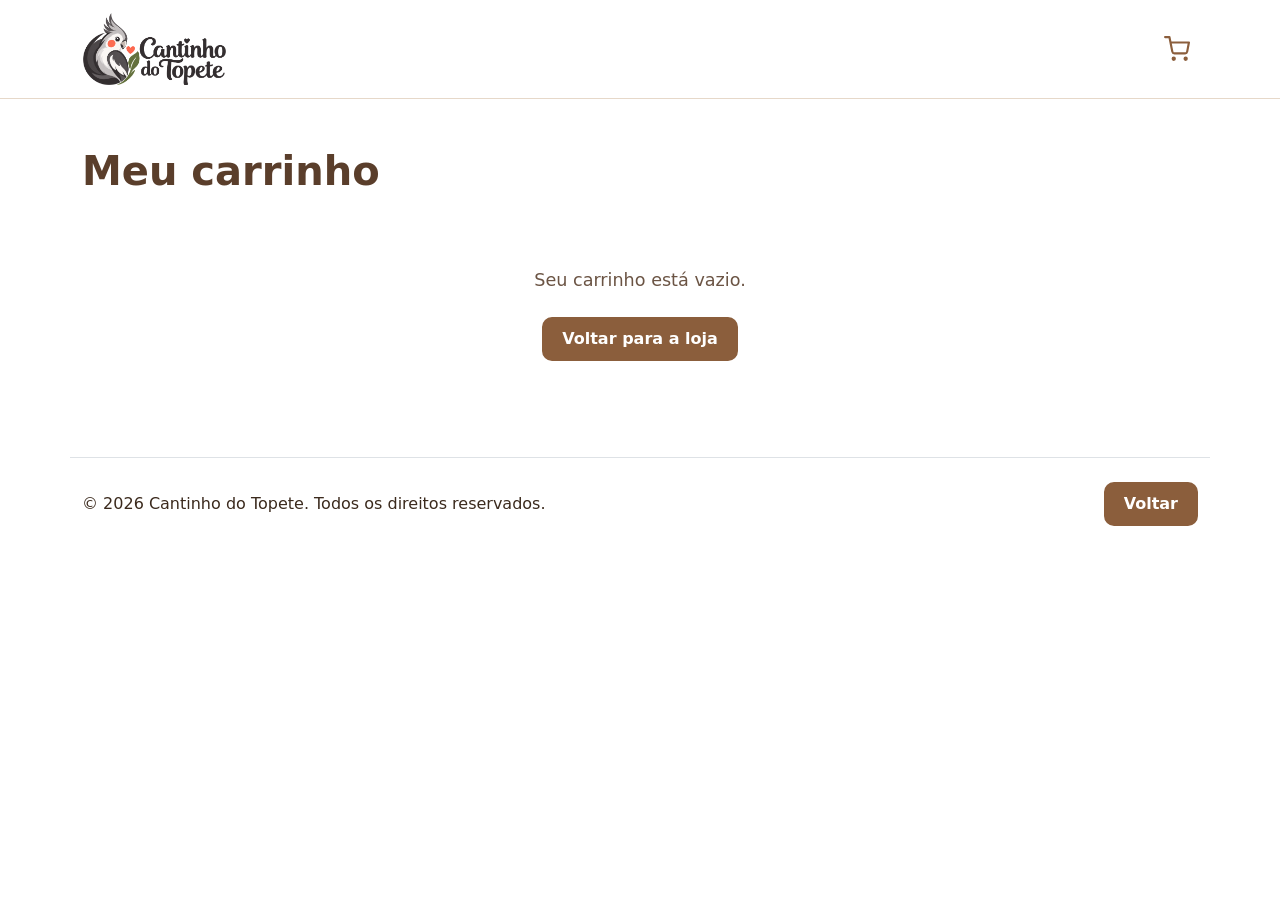
<file: Frameworks/Catalogo_Produtos/carrinho.html>
<!DOCTYPE html>
<html lang="pt-BR">

<head>
    <meta charset="UTF-8">
    <meta name="viewport" content="width=device-width, initial-scale=1.0">
    <link rel="stylesheet" href="https://cdn.jsdelivr.net/npm/bootstrap@5.3.8/dist/css/bootstrap.min.css">
    <link rel="preconnect" href="https://fonts.googleapis.com">
    <link rel="preconnect" href="https://fonts.gstatic.com" crossorigin>
    <link href="https://fonts.googleapis.com/css2?family=Playfair+Display:wght@400;700&display=swap" rel="stylesheet">
    <link rel="stylesheet" href="style.css">

    <title>Carrinho | Cantinho do Topete</title>
</head>

<body>
    <header class="site-header sticky-top">
        <nav class="navbar navbar-expand-lg" aria-label="Navegação principal">
            <div class="container">
                <a class="navbar-brand" href="index.html#inicio">
                    <img src="imagem/logo_cantinho_do_topete.png" alt="Logo Cantinho do Topete" class="site-logo">
                </a>

                <a class="nav-cart ms-auto" href="carrinho.html" aria-label="Abrir carrinho">
                    <svg xmlns="http://www.w3.org/2000/svg" width="26" height="26" viewBox="0 0 24 24" fill="none"
                        stroke="currentColor" stroke-width="2" stroke-linecap="round" stroke-linejoin="round"
                        aria-hidden="true">
                        <circle cx="9" cy="21" r="1"></circle>
                        <circle cx="20" cy="21" r="1"></circle>
                        <path d="M1 1h4l2.68 13.39a2 2 0 0 0 2 1.61h9.72a2 2 0 0 0 2-1.61L23 6H6"></path>
                    </svg>
                    <span id="cart-count" class="cart-badge" hidden>0</span>
                </a>
            </div>
        </nav>
    </header>

    <main class="container py-5">
        <h1 class="section-title mb-4">Meu carrinho</h1>

        <!-- carrinho vazio -->
        <div id="carrinho-vazio" class="text-center py-5" hidden>
            <p class="section-lead mb-4">Seu carrinho está vazio.</p>
            <a class="btn btn-topete" href="index.html#loja">Voltar para a loja</a>
        </div>

        <!-- pedido enviado -->
        <div id="pedido-sucesso" class="text-center py-5" hidden>
            <div class="alert alert-success">Pedido enviado! Em breve entraremos em contato.</div>
            <a class="btn btn-topete" href="index.html#loja">Voltar para a loja</a>
        </div>

        <!-- carrinho com itens -->
        <div id="carrinho-conteudo" hidden>
            <div id="carrinho-itens"></div>

            <div class="carrinho-total">
                <span>Total</span>
                <strong id="carrinho-total">R$ 0,00</strong>
            </div>

            <h2 class="h4 mt-5 mb-3">Finalizar pedido</h2>

            <form id="form-pedido" action="https://formsubmit.co/ajax/lara.vitoria14022@gmail.com" method="POST"
                novalidate>
                <div class="row g-3">
                    <div class="col-md-6">
                        <label for="nome" class="form-label">Nome completo</label>
                        <input type="text" class="form-control" id="nome" name="nome" required>
                    </div>
                    <div class="col-md-6">
                        <label for="email" class="form-label">E-mail</label>
                        <input type="email" class="form-control" id="email" name="email" required>
                    </div>
                    <div class="col-md-6">
                        <label for="telefone" class="form-label">Telefone / WhatsApp</label>
                        <input type="tel" class="form-control" id="telefone" name="telefone" required>
                    </div>
                    <div class="col-md-6">
                        <label for="cidade" class="form-label">Cidade</label>
                        <input type="text" class="form-control" id="cidade" name="cidade" required>
                    </div>
                    <div class="col-12">
                        <label for="observacao" class="form-label">Observações (opcional)</label>
                        <textarea class="form-control" id="observacao" name="observacao" rows="3"></textarea>
                    </div>

                    <!-- Configurações do FormSubmit -->
                    <input type="hidden" name="_subject" value="Novo pedido da loja - Cantinho do Topete">
                    <input type="hidden" name="_captcha" value="false">
                    <input type="hidden" name="_template" value="table">
                    <!-- Anti-spam: robôs preenchem, pessoas não veem -->
                    <input type="text" name="_honey" style="display:none" tabindex="-1" autocomplete="off">

                    <div class="col-12">
                        <button type="submit" class="btn btn-topete">Enviar pedido</button>
                    </div>
                </div>
            </form>

            <div id="pedido-status" class="mt-3" role="status" aria-live="polite"></div>
        </div>
    </main>

    <footer id="contato"
        class="container py-4 border-top d-flex justify-content-between align-items-center flex-wrap gap-3">
        <p class="mb-0">&copy; 2026 Cantinho do Topete. Todos os direitos reservados.</p>
        <a class="btn btn-topete" href="index.html">Voltar</a>
    </footer>

    <script src="https://cdn.jsdelivr.net/npm/bootstrap@5.3.8/dist/js/bootstrap.bundle.min.js"></script>
    <script src="produtos.js"></script>
    <script src="carrinho.js"></script>
</body>

</html>
</file>
<file: MediaQuery/style.css>
h1 {
    color: red;
}

h2{
    color: blue;
}

@media (min-width: 768px) and (max-width: 1023) {
    h1 {
        color: blue;
    }
    h2 {
        color: yellow
    }
}

@media(max-width: 767px){
    h1{
        color: blue;
    }

    h2{
        color: green;
    }
}
</file>
<file: Frameworks/Catalogo_Produtos/style.css>
:root {
    --cor-borda: #8b5e3c;
    --cor-fundo: #ffffff;
    --cor-fundo-hover: #f1e4d8;
    --cor-borda-clara: #e6d8c9;
    --cor-texto: #3b2a1d;
    --cor-titulo: #5a3e2b;
}

html {
    scroll-behavior: smooth;
    scroll-padding-top: 90px;
}

body {
    color: var(--cor-texto);
}

/* ---------- Menu ---------- */
.site-header {
    background-color: var(--cor-fundo);
    border-bottom: 1px solid var(--cor-borda-clara);
    z-index: 1030;
}

.site-logo {
    height: 72px;
    width: auto;
}

.site-header .nav-link {
    color: var(--cor-borda);
    font-weight: 500;
    padding: 8px 16px;
    border-radius: 10px;
    transition: background-color 0.3s;
}

.site-header .nav-link:hover,
.site-header .nav-link:focus-visible {
    color: var(--cor-borda);
    background-color: var(--cor-fundo-hover);
}

.site-header .navbar-toggler {
    border: 0;
}

.site-header .navbar-toggler:focus {
    box-shadow: none;
}

@media (max-width: 991.98px) {
    .site-header .navbar-collapse {
        text-align: center;
        padding-bottom: 12px;
    }
}

/* ---------- Botões ---------- */
.btn-topete {
    color: #fff;
    background-color: var(--cor-borda);
    border: 2px solid var(--cor-borda);
    border-radius: 10px;
    padding: 8px 18px;
    font-weight: 600;
    transition: background-color 0.3s, border-color 0.3s;
}

.btn-topete:hover,
.btn-topete:focus-visible {
    color: #fff;
    background-color: #6f4a2e;
    border-color: #6f4a2e;
}

/* ---------- Carrossel ---------- */
#myCarousel .carousel-control-prev,
#myCarousel .carousel-control-next {
    z-index: 5;
    width: 8%;
    opacity: 1;
}

#myCarousel .carousel-control-prev-icon,
#myCarousel .carousel-control-next-icon {
    width: 3rem;
    height: 3rem;
    background-color: rgba(0, 0, 0, 0.45);
    background-size: 55%;
    border-radius: 50%;
}

#myCarousel .carousel-indicators {
    z-index: 5;
}

#myCarousel .carousel-caption {
    pointer-events: none;
}

#myCarousel .carousel-caption a,
#myCarousel .carousel-caption .btn {
    pointer-events: auto;
}

/* ---------- Títulos de seção ---------- */
.section-title {
    color: var(--cor-titulo);
    font-weight: 700;
}

.section-lead {
    color: #6b5444;
    font-size: 1.1rem;
}

/* ---------- Cards das calopsitas ---------- */
.calopsita-card {
    border: 1px solid var(--cor-borda-clara);
    border-radius: 16px;
    overflow: hidden;
    background-color: var(--cor-fundo);
    transition: transform 0.3s ease, box-shadow 0.3s ease;
}

.calopsita-card:hover {
    transform: translateY(-4px);
    box-shadow: 0 10px 24px rgba(139, 94, 60, 0.15);
}

.calopsita-foto {
    position: relative;
    aspect-ratio: 4 / 5;
    background-color: var(--cor-fundo-hover);
    overflow: hidden;
}

.calopsita-foto img {
    display: block;
    width: 100%;
    height: 100%;
    object-fit: cover;
    object-position: center 30%;
}

.status-badge {
    position: absolute;
    top: 12px;
    left: 12px;
    padding: 6px 14px;
    border-radius: 999px;
    font-size: 0.875rem;
    font-weight: 600;
    color: #fff;
    box-shadow: 0 2px 8px rgba(0, 0, 0, 0.25);
}

.status-disponivel { background-color: #2e7d4f; }
.status-reservada  { background-color: #c98a1b; }
.status-adotada    { background-color: #d41669; }

.calopsita-nome {
    color: var(--cor-titulo);
    font-size: 1.6rem;
    font-weight: 700;
    margin-bottom: 6px;
}

.calopsita-tipo {
    display: inline-block;
    color: var(--cor-borda);
    background-color: var(--cor-fundo-hover);
    padding: 2px 12px;
    border-radius: 999px;
    font-size: 0.85rem;
    font-weight: 600;
    margin-bottom: 12px;
}

.calopsita-texto {
    color: var(--cor-texto);
    font-size: 1rem;
    line-height: 1.6;
    margin-bottom: 0;
}

/* ---------- Grupos de calopsitas ---------- */
.grupo-titulo {
    margin-bottom: 24px;
    padding-bottom: 8px;
    border-bottom: 2px solid var(--cor-fundo-hover);
}

.grupo-titulo h3 {
    color: var(--cor-titulo);
    font-weight: 700;
    margin-bottom: 4px;
}

.grupo-titulo p {
    color: #6b5444;
    margin-bottom: 0;
}

#como-adotar .grupo-titulo {
    width: 100%;
    margin-bottom: 24px;
    padding-bottom: 8px;
    border-bottom: 2px solid var(--cor-fundo-hover);
    box-sizing: border-box;
}

.calopsita-idade {
    display: inline-block;
    color: #fff;
    background-color: var(--cor-borda);
    padding: 2px 12px;
    border-radius: 999px;
    font-size: 0.85rem;
    font-weight: 600;
    margin: 0 0 12px 6px;
}

/* ---------- Banners ---------- */
#myCarousel {
    --banner-h: clamp(240px, 56vw, 600px);
}

#myCarousel .banner-img {
    height: var(--banner-h);
    object-fit: cover;
    object-position: center;
}

#myCarousel .banner-foco-direita {
    object-position: 85% center;
}

#myCarousel .carousel-control-prev,
#myCarousel .carousel-control-next {
    bottom: auto;
    height: var(--banner-h);
}

#myCarousel .carousel-indicators {
    bottom: auto;
    top: calc(var(--banner-h) - 2.5rem);
}

#myCarousel .carousel-indicators [data-bs-target] {
    background-color: var(--cor-borda);
}

#myCarousel .banner-caption {
    color: var(--cor-texto);
    text-align: left;
    background: rgba(255, 255, 255, 0.8);
    backdrop-filter: blur(4px);
    border-radius: 16px;
    padding: 20px 24px;
}

#myCarousel .banner-titulo {
    font-family: 'Playfair Display', Georgia, serif;
    font-weight: 700;
    font-size: clamp(1.4rem, 2.6vw, 2rem);
    color: var(--cor-titulo);
    margin-bottom: 8px;
}

#myCarousel .banner-texto {
    font-family: 'Playfair Display', Georgia, serif;
    font-size: clamp(0.95rem, 1.5vw, 1.2rem);
    line-height: 1.5;
    margin-bottom: 0;
}

@media (min-width: 768px) {
    #myCarousel .banner-esquerda {
        left: 5%;
        right: auto;
        top: 50%;
        bottom: auto;
        transform: translateY(-50%);
        max-width: min(480px, 46%);
    }

    #myCarousel .banner-direita {
        left: auto;
        right: 4%;
        top: auto;
        bottom: 8%;
        max-width: min(520px, 46%);
    }
}

@media (max-width: 767.98px) {
    #myCarousel .banner-caption {
        position: static;
        max-width: none;
        border-radius: 0;
        background: var(--cor-fundo-hover);
        backdrop-filter: none;
        padding: 18px 20px 24px;
    }
}

/* ---------- Loja: estrutura dos produtos ---------- */
#loja-produtos {
    display: flex;
    flex-direction: column;
    gap: 32px;
}

#loja-produtos .loja-categoria,
#loja-produtos .categoria-produtos {
    width: 100%;
}

#loja-produtos h3 {
    color: var(--cor-titulo);
    font-weight: 700;
    margin-bottom: 8px;
}

#loja-produtos .row {
    row-gap: 24px;
}

/* ---------- Cards dos produtos ---------- */
.produto-card,
.card-produto,
#loja-produtos .card {
    position: relative;
    isolation: isolate;
    height: 100%;
    min-width: 0;
    border: 1px solid var(--cor-borda-clara);
    border-radius: 16px;
    overflow: hidden;
    background-color: var(--cor-fundo);
    box-shadow: inset 0 0 0 1px var(--cor-borda-clara);
    transition: transform 0.3s ease, box-shadow 0.3s ease;
}

.produto-card:hover,
.card-produto:hover,
#loja-produtos .card:hover {
    transform: translateY(-4px);
    box-shadow:
        inset 0 0 0 1px var(--cor-borda-clara),
        0 10px 24px rgba(139, 94, 60, 0.15);
}

/* ---------- Fotos dos produtos ---------- */
.produto-foto,
.produto-imagem,
.card-produto-foto {
    position: relative;
    aspect-ratio: 4 / 5;
    overflow: hidden;
    background-color: var(--cor-fundo-hover);
}

.produto-foto img,
.produto-imagem img,
.card-produto-foto img,
#loja-produtos .card > img,
#loja-produtos .card .card-img-top {
    display: block;
    width: 100%;
    aspect-ratio: 4 / 5;
    object-fit: cover;
    object-position: center;
    border: 0;
    border-radius: 0;
    transition: transform 0.35s ease;
}

.produto-card:hover img,
.card-produto:hover img,
#loja-produtos .card:hover img {
    transform: scale(1.035);
}

/* ---------- Conteúdo dos produtos ---------- */
.produto-card .card-body,
.card-produto .card-body,
#loja-produtos .card .card-body {
    display: flex;
    flex-direction: column;
    flex: 1;
    padding: 1.25rem;
    background-color: var(--cor-fundo);
}

.produto-nome,
.card-produto-nome,
#loja-produtos .card .card-title {
    color: var(--cor-titulo);
    font-size: 1.25rem;
    font-weight: 700;
    line-height: 1.35;
    margin-bottom: 8px;
}

.produto-descricao,
.card-produto-descricao,
#loja-produtos .card .card-text {
    color: var(--cor-texto);
    font-size: 1rem;
    line-height: 1.6;
    margin-bottom: 18px;
}

/* ---------- Preços e ações ---------- */
.produto-rodape,
.produto-acoes,
.card-produto-rodape {
    display: flex;
    align-items: center;
    justify-content: space-between;
    flex-wrap: wrap;
    gap: 12px;
    margin-top: auto;
    padding-top: 14px;
    border-top: 1px solid var(--cor-fundo-hover);
}

.produto-preco,
.card-produto-preco {
    color: var(--cor-titulo);
    font-size: 1.2rem;
    font-weight: 700;
}

.btn-comprar {
    color: #fff;
    background-color: var(--cor-borda);
    border: 2px solid var(--cor-borda);
    border-radius: 10px;
    padding: 7px 14px;
    font-weight: 600;
    transition: background-color 0.3s, border-color 0.3s;
}

.btn-comprar:hover,
.btn-comprar:focus-visible {
    color: #fff;
    background-color: #6f4a2e;
    border-color: #6f4a2e;
}

.btn-comprar:disabled {
    opacity: 0.7;
}

/* ---------- Correção de bordas ---------- */
#loja-produtos .card,
#loja-produtos .produto-card,
#loja-produtos .card-produto {
    outline: 1px solid transparent;
    outline-offset: -1px;
    -webkit-mask-image: -webkit-radial-gradient(white, black);
}

#loja-produtos .card img,
#loja-produtos .produto-card img,
#loja-produtos .card-produto img {
    max-width: 100%;
}

/* ---------- Responsividade ---------- */
@media (max-width: 575.98px) {
    .calopsita-nome {
        font-size: 1.35rem;
    }

    .produto-card .card-body,
    .card-produto .card-body,
    #loja-produtos .card .card-body {
        padding: 1rem;
    }

    .produto-nome,
    .card-produto-nome,
    #loja-produtos .card .card-title {
        font-size: 1.15rem;
    }

    .produto-rodape,
    .produto-acoes,
    .card-produto-rodape {
        align-items: stretch;
    }

    .btn-comprar {
        width: 100%;
    }
}

@media (prefers-reduced-motion: reduce) {
    .calopsita-card,
    .produto-card,
    .card-produto,
    #loja-produtos .card,
    .calopsita-foto img,
    .produto-foto img {
        transition: none;
    }
}

/* ---------- Carrinho ---------- */
.nav-cart {
    position: relative;
    display: inline-flex;
    align-items: center;
    padding: 8px;
    color: var(--cor-borda);
}

.nav-cart:hover,
.nav-cart:focus-visible {
    color: #6f4a2e;
}

.cart-badge {
    position: absolute;
    top: 0;
    right: 0;
    min-width: 18px;
    height: 18px;
    padding: 0 5px;
    border-radius: 999px;
    background-color: #d9822b;
    color: #fff;
    font-size: 0.7rem;
    font-weight: 700;
    line-height: 18px;
    text-align: center;
}

.cart-badge.bump {
    animation: cart-bump 0.3s ease;
}

@keyframes cart-bump {
    50% { transform: scale(1.35); }
}

.item-carrinho {
    display: grid;
    grid-template-columns: 1fr auto auto auto;
    align-items: center;
    gap: 16px;
    padding: 16px 0;
    border-bottom: 1px solid var(--cor-borda-clara);
}

.item-info {
    display: flex;
    flex-direction: column;
}

.item-unitario {
    color: #6b5444;
    font-size: 0.9rem;
}

.item-qtd {
    display: flex;
    align-items: center;
    gap: 10px;
}

.item-numero {
    min-width: 24px;
    text-align: center;
    font-weight: 600;
}

.item-subtotal {
    min-width: 96px;
    text-align: right;
    font-weight: 700;
    color: var(--cor-titulo);
}

.item-remover {
    color: var(--cor-borda);
}

.carrinho-total {
    display: flex;
    justify-content: space-between;
    align-items: center;
    padding: 20px 0;
    font-size: 1.4rem;
    color: var(--cor-titulo);
}

@media (max-width: 575.98px) {
    .item-carrinho {
        grid-template-columns: 1fr auto;
    }
}

/* ---------- Modal de vídeo do Chuveiro ---------- */
#modalVideo .modal-dialog {
    max-width: 850px;
    margin: 1rem auto;
    padding: 0 12px;
}

#modalVideo .modal-content {
    overflow: hidden;
    border: 1px solid var(--cor-borda-clara);
    border-radius: 18px;
    background-color: var(--cor-fundo);
    box-shadow: 0 20px 60px rgba(0, 0, 0, 0.3);
}

#modalVideo .modal-header {
    padding: 16px 20px;
    border-bottom: 1px solid var(--cor-borda-clara);
}

#modalVideo .modal-title {
    color: var(--cor-titulo);
    font-weight: 700;
}

#modalVideo .modal-body {
    padding: 0;
    background-color: #000;
}

#modalVideo video {
    display: block;
    width: 100%;
    max-height: 75vh;
    background-color: #000;
}

/* Fundo borrado ao abrir o modal */
.modal-backdrop.show {
    opacity: 1;
    background-color: rgba(0, 0, 0, 0.4);
    backdrop-filter: blur(7px);
    -webkit-backdrop-filter: blur(7px);
}

/* Cursor de clique somente na foto do Chuveiro */
#loja-produtos img[src*="chuveiro.jpg"] {
    cursor: pointer;
}

@media (max-width: 575.98px) {
    #modalVideo .modal-dialog {
        margin: 1rem auto;
    }

    #modalVideo video {
        max-height: 65vh;
    }
}
</file>
